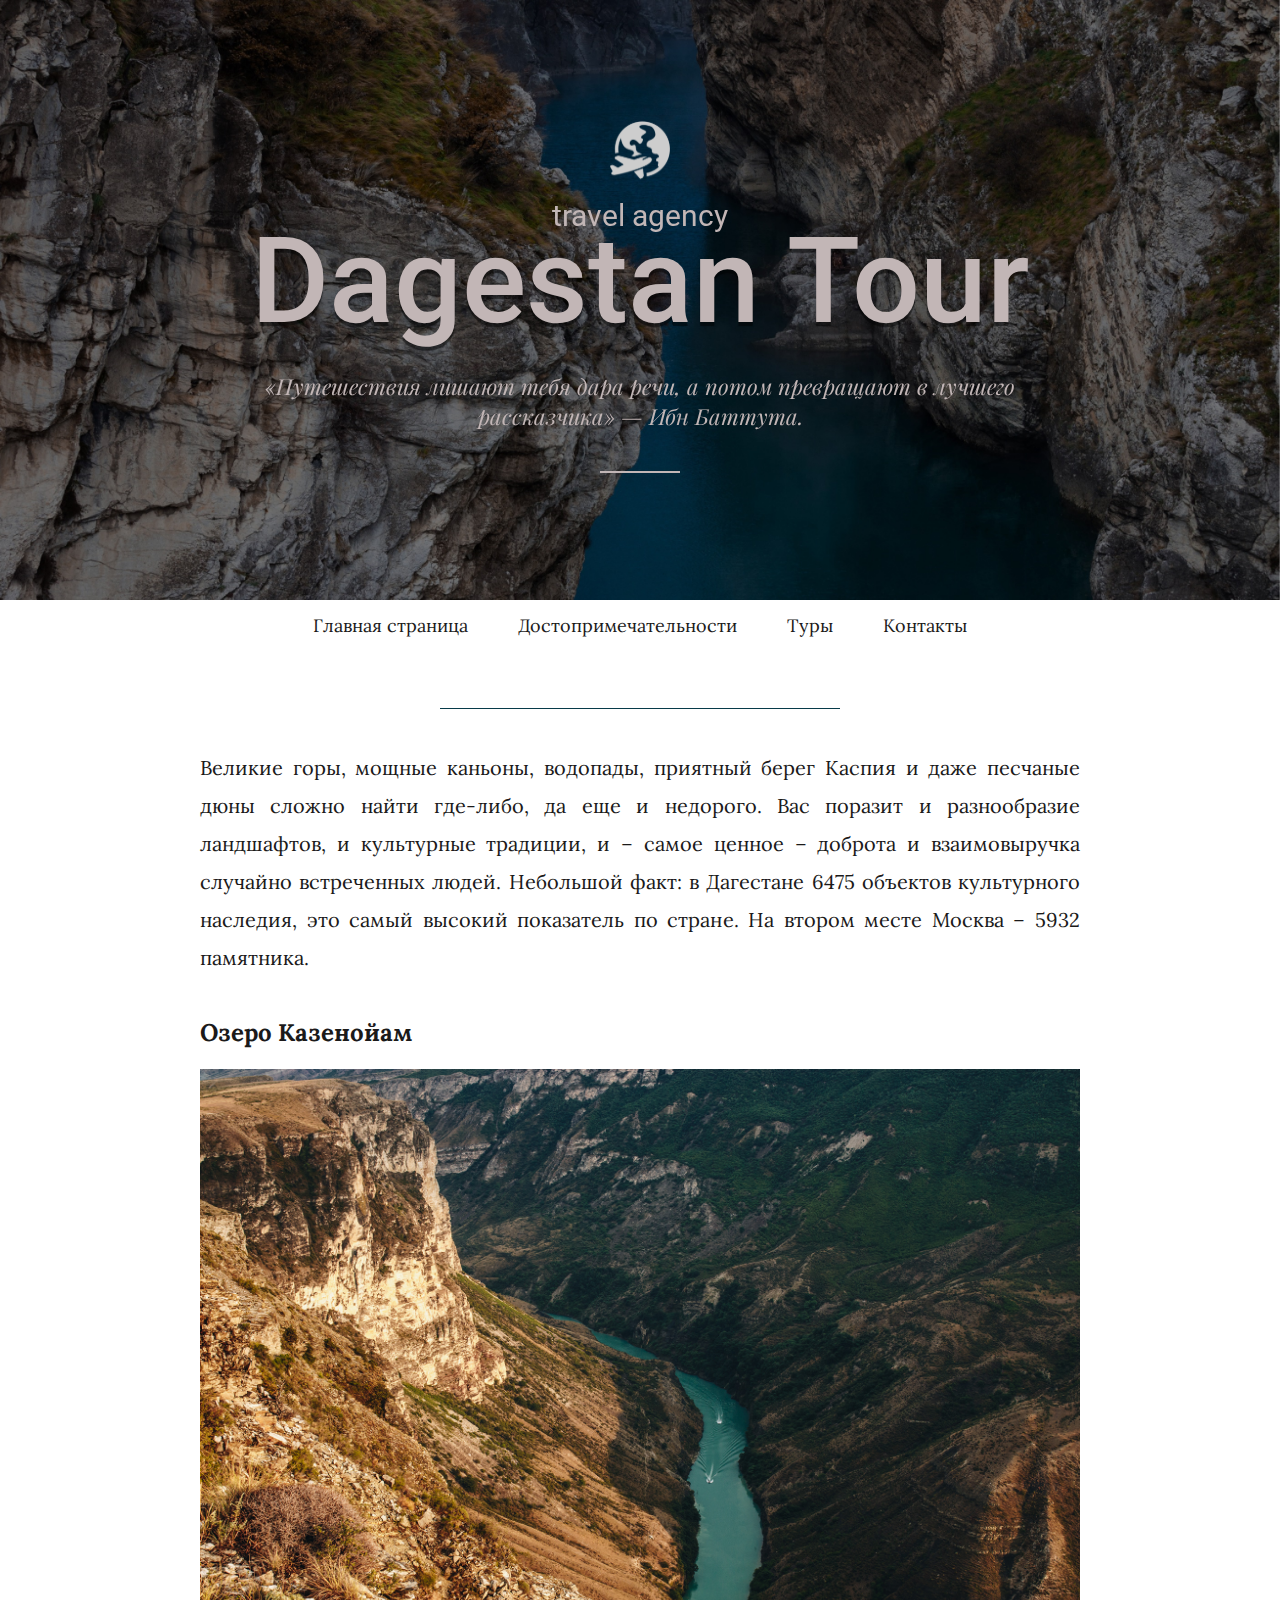
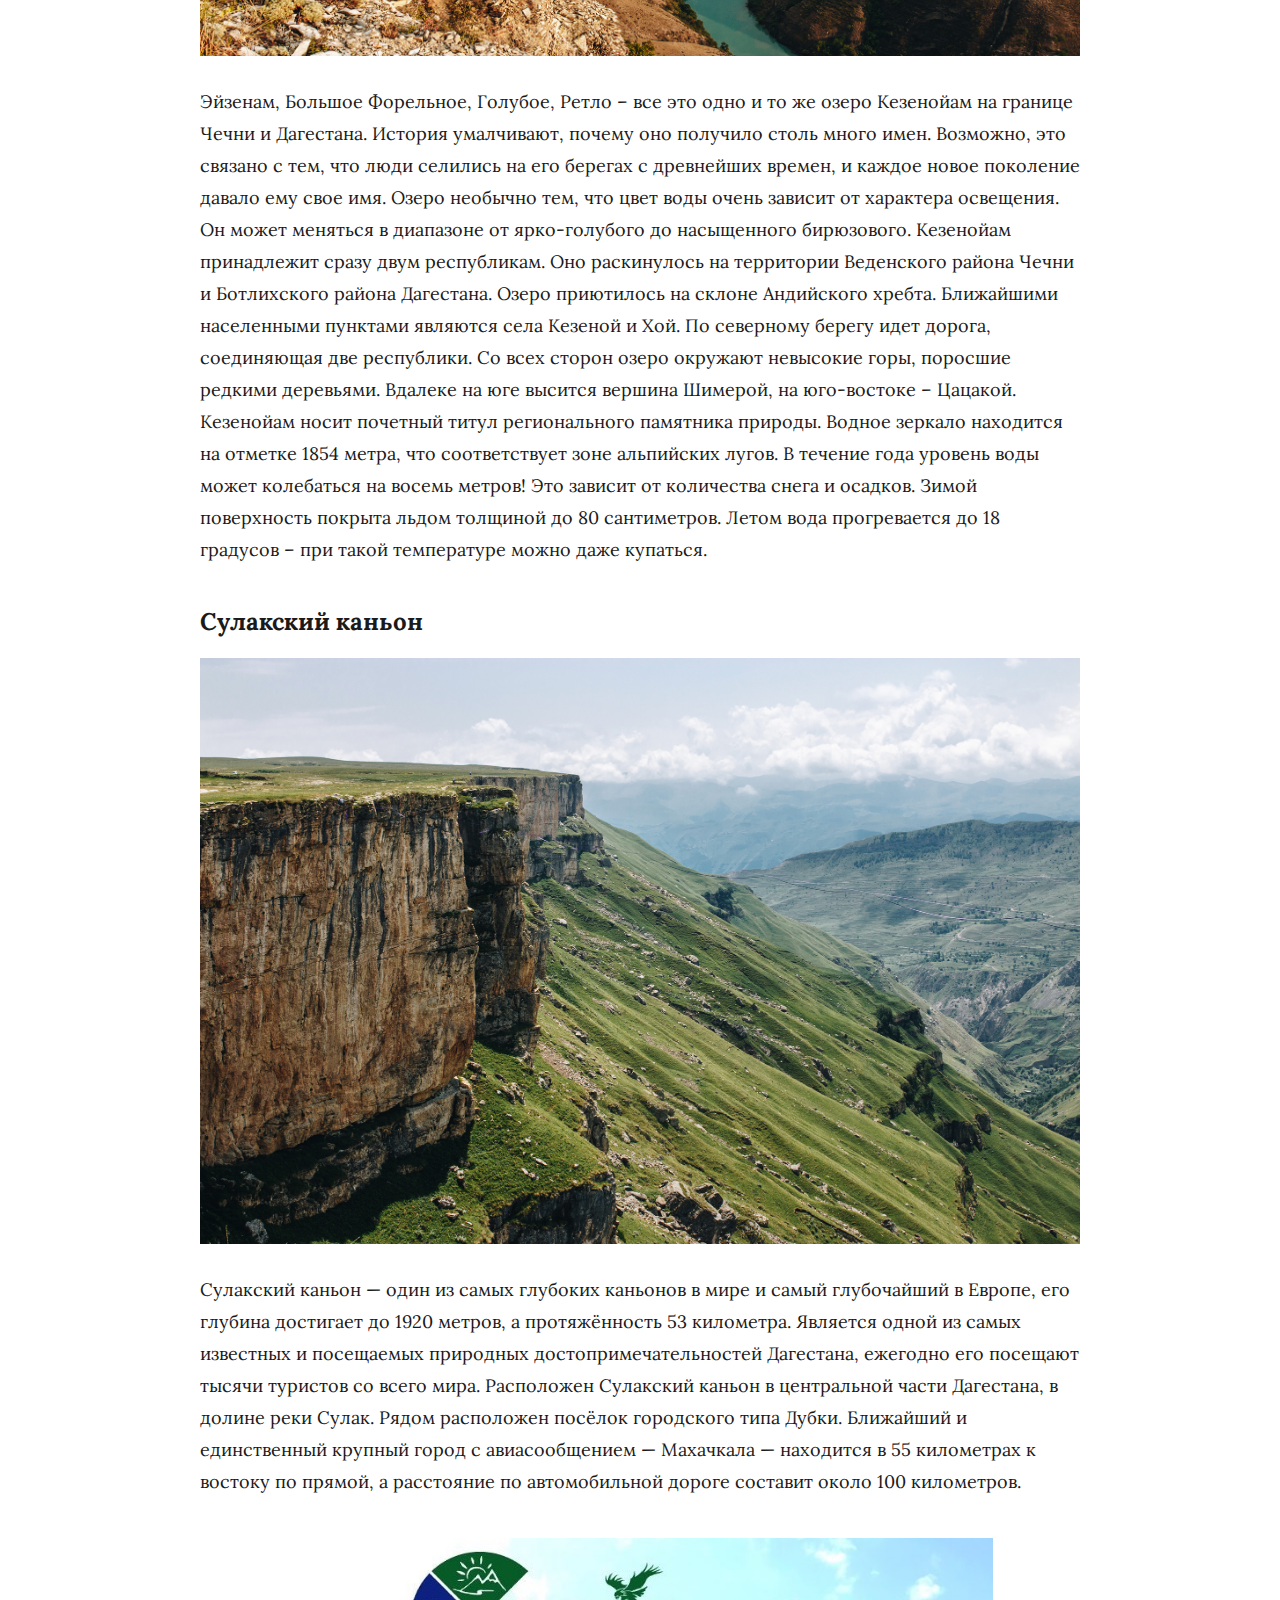
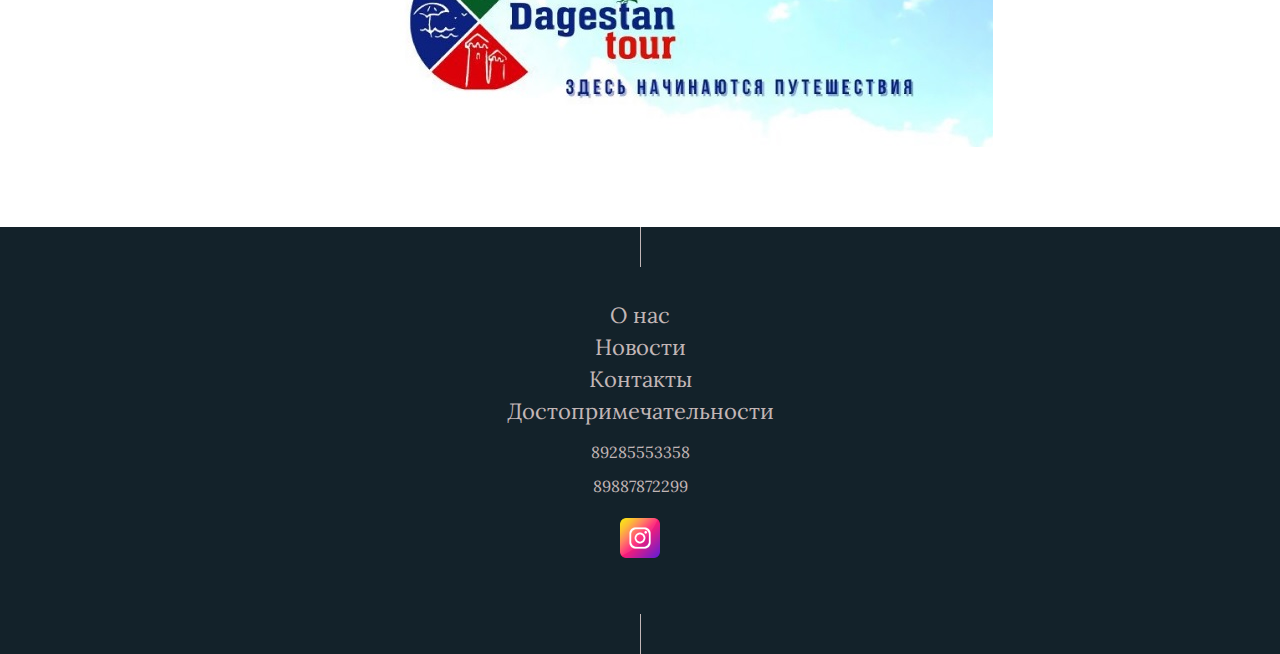
<file: index.html>
<!DOCTYPE html>
<html>

<head>
    <title>Dagestan Tour</title>
    <link rel="stylesheet" href="https://maxcdn.bootstrapcdn.com/bootstrap/4.0.0/css/bootstrap.min.css" integrity="sha384-Gn5384xqQ1aoWXA+058RXPxPg6fy4IWvTNh0E263XmFcJlSAwiGgFAW/dAiS6JXm" crossorigin="anonymous">
    <script src="https://code.jquery.com/jquery-3.2.1.slim.min.js" integrity="sha384-KJ3o2DKtIkvYIK3UENzmM7KCkRr/rE9/Qpg6aAZGJwFDMVNA/GpGFF93hXpG5KkN" crossorigin="anonymous"></script>
    <script src="https://cdnjs.cloudflare.com/ajax/libs/popper.js/1.12.9/umd/popper.min.js" integrity="sha384-ApNbgh9B+Y1QKtv3Rn7W3mgPxhU9K/ScQsAP7hUibX39j7fakFPskvXusvfa0b4Q" crossorigin="anonymous"></script>
    <script src="https://maxcdn.bootstrapcdn.com/bootstrap/4.0.0/js/bootstrap.min.js" integrity="sha384-JZR6Spejh4U02d8jOt6vLEHfe/JQGiRRSQQxSfFWpi1MquVdAyjUar5+76PVCmYl" crossorigin="anonymous"></script>
    <link rel="stylesheet" href="css/style.css">
</head>

<body>
    <header>
    <div id="carouselExampleSlidesOnly" class="carousel slide" data-ride="carousel">
        <div class="carousel-inner" style="position:relative;">
            <div class="carousel-item active" >
                <img class="d-block w-100" src="./header_image/places1.jpg" alt="Первый слайд" style="height: 600px;">
            </div>
            <div class="carousel-item">
                <img class="d-block w-100" src="./header_image/places2.jpg" alt="Второй слайд" style="height: 600px;">
            </div>
            <div class="carousel-item">
                <img class="d-block w-100" src="./header_image/places3.jpg" alt="Третий слайд" style="height: 600px;">
            </div>
        </div>

        <div class="header__container container">
            <div class="header__block">
                <div class="header__icon"><img src="img/icons/planet1.svg" alt="">
                </div>
                <div class="header__text">
                    <div class="header__subtitle">travel agency</div>
                    <div class="header__title">Dagestan Tour</div>
                    <div class="header__quote">«Путешествия лишают тебя дара речи, а потом превращают в лучшего рассказчика»
                        — Ибн Баттута.
                    </div>
                </div>
                <div class="header__line"></div>
            </div>
        </div>
    </div>
    <div class="navigation">
        <div class="navigation__container container">
            <ul class="navigation__list">
                <a href="index.html" class="nav-list__item">Главная страница </a>
                <a href="places.html" class="nav-list__item">Достопримечательности </a>
                <a href="tours.html" class="nav-list__item">Туры </a>
                <a href="contacts.html" class="nav-list__item">Контакты</a>
            </ul>
        </div>
    </div>
    </header>

    <div class="wrapper">
        <div class="infoblock">
            <div class="infoblock__container container">
                <div class="infoblock__maintext">Великие горы, мощные каньоны, водопады, приятный
                    берег Каспия и даже песчаные дюны сложно найти где-либо, да еще и недорого. Вас поразит и
                    разнообразие ландшафтов, и культурные традиции, и – самое ценное – доброта и взаимовыручка случайно
                    встреченных людей.
                    Небольшой факт: в Дагестане 6475 объектов культурного наследия, это самый высокий показатель по
                    стране. На втором месте Москва – 5932 памятника.
                </div>
            </div>
            <div class="infoblock__cards">
                <div class="container">
                    <div class="infoblock__cards-row">
                        <div class="infoblock__cards-column">
                            <div class="column__title">Озеро Казенойам</div>
                            <div class="column__image"><img src="img/info1.jpg" alt=""></div>
                            <div class="column__text">Эйзенам, Большое Форельное, Голубое, Ретло – все это одно и то же озеро Кезенойам на границе Чечни и Дагестана. История умалчивают, почему оно получило столь много имен. Возможно, это связано с тем, что люди селились на его берегах с древнейших времен, и каждое новое поколение давало ему свое имя. Озеро необычно тем, что цвет воды очень зависит от характера освещения. Он может меняться в диапазоне от ярко-голубого до насыщенного бирюзового. Кезенойам принадлежит сразу двум республикам. Оно раскинулось на территории Веденского района Чечни и Ботлихского района Дагестана. Озеро приютилось на склоне Андийского хребта. Ближайшими населенными пунктами являются села Кезеной и Хой. По северному берегу идет дорога, соединяющая две республики. Со всех сторон озеро окружают невысокие горы, поросшие редкими деревьями. Вдалеке на юге высится вершина Шимерой, на юго-востоке – Цацакой. Кезенойам носит почетный титул регионального памятника природы.

                                    Водное зеркало находится на отметке 1854 метра, что соответствует зоне альпийских лугов. В течение года уровень воды может колебаться на восемь метров! Это зависит от количества снега и осадков. Зимой поверхность покрыта льдом толщиной до 80 сантиметров. Летом вода прогревается до 18 градусов – при такой температуре можно даже купаться.
                                    
                            </div>
                        </div>
                        <div class="infoblock__cards-column">
                            <div class="column__title">Сулакский каньон</div>
                            <div class="column__image"><img src="img/info2.jpg" alt=""></div>
                            <div class="column__text">
                                     Сулакский каньон — один из самых глубоких каньонов в мире и самый глубочайший в Европе, его глубина достигает до 1920 метров, а протяжённость 53 километра.

                                    Является одной из самых известных и посещаемых природных достопримечательностей Дагестана, ежегодно его посещают тысячи туристов со всего мира.
                                    
                                    Расположен Сулакский каньон в центральной части Дагестана, в долине реки Сулак. Рядом расположен посёлок городского типа Дубки. Ближайший и единственный крупный город с авиасообщением — Махачкала — находится в 55 километрах к востоку по прямой, а расстояние по автомобильной дороге составит около 100 километров.</div>
                        </div>
                    </div>
                    <div class="infoblock__image"><img src="img/tur.jpg" alt=""></div>
                </div>  
            </div>
        </div>
    </div>


    <div class="footer">
    <div class="footer__container container">
        <ul class="footer__list">
            <li class="footer__list-item"><a href="index.html">О нас</a></li>
            <li class="footer__list-item"><a href="https://www.instagram.com/dagestan_tour/">Новости</a></li>
            <li class="footer__list-item"><a href="contacts.html">Контакты</a></li>
            <li class="footer__list-item"><a href="places.html">Достопримечательности</a></li>
        </ul>
        <div class="footer__numbers">
            <p>89285553358</p>
            <p>89887872299</p>
        </div>
        <ul class="footer__social">
            <a href="https://www.instagram.com/dagestan_tour/" target="_blank" class="footer__social__item"><img src="img/icons/2.png" alt=""></a>
        </ul>
    </div>
    </div>
</body>

</html>
</file>
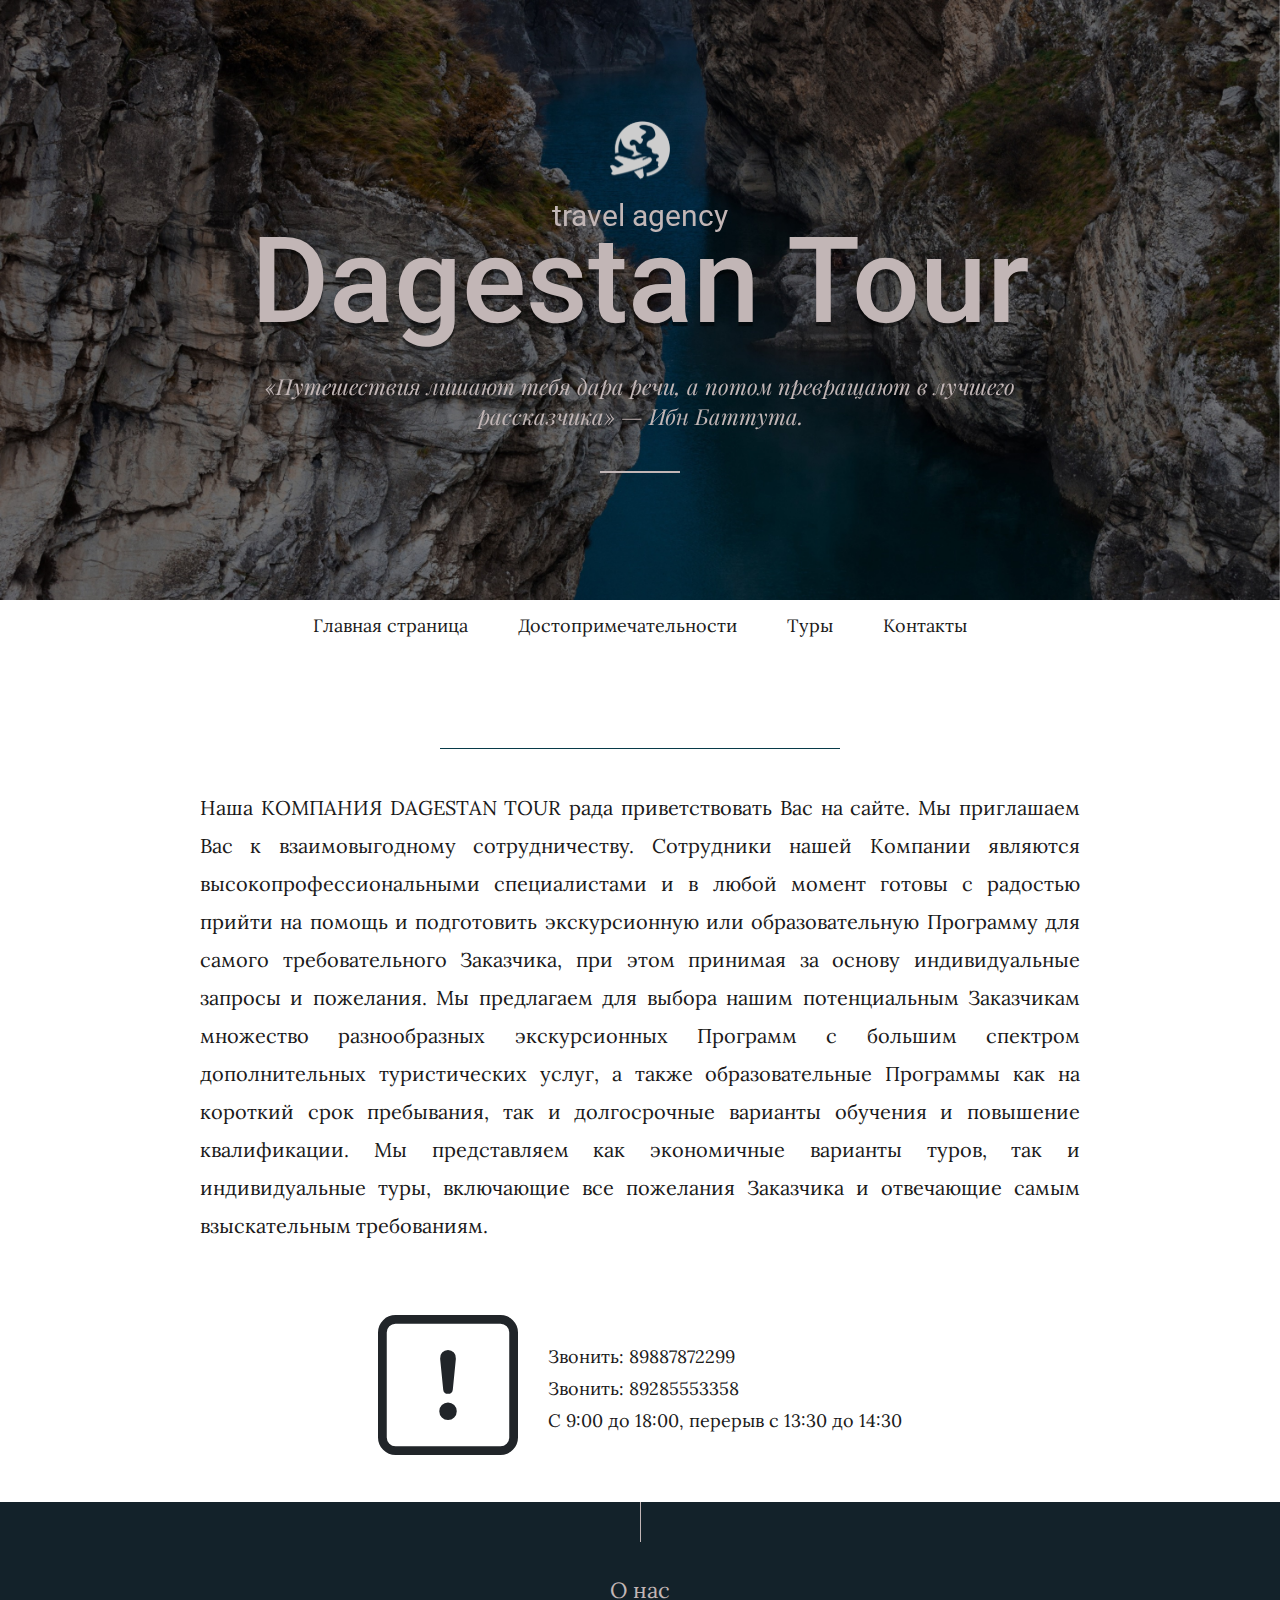
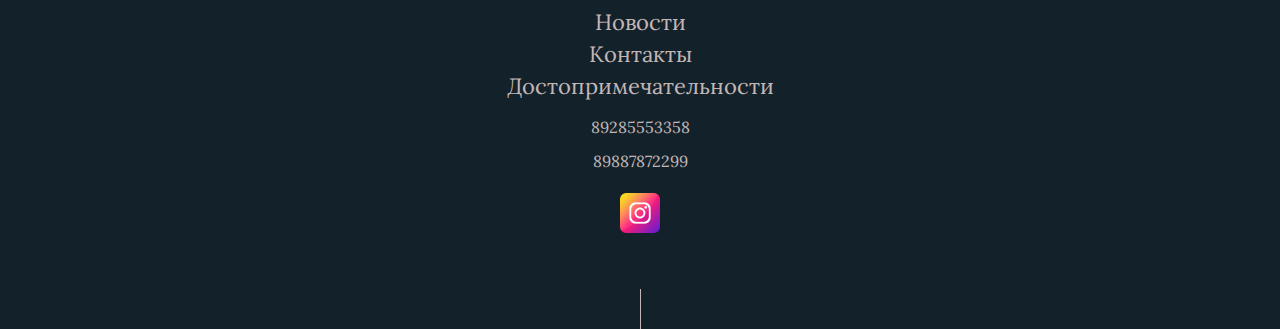
<file: contacts.html>
<!DOCTYPE html>
<html>

<head>
    <title>Dagestan Tour</title>
    <link rel="stylesheet" href="https://maxcdn.bootstrapcdn.com/bootstrap/4.0.0/css/bootstrap.min.css" integrity="sha384-Gn5384xqQ1aoWXA+058RXPxPg6fy4IWvTNh0E263XmFcJlSAwiGgFAW/dAiS6JXm" crossorigin="anonymous">
    <script src="https://code.jquery.com/jquery-3.2.1.slim.min.js" integrity="sha384-KJ3o2DKtIkvYIK3UENzmM7KCkRr/rE9/Qpg6aAZGJwFDMVNA/GpGFF93hXpG5KkN" crossorigin="anonymous"></script>
    <script src="https://cdnjs.cloudflare.com/ajax/libs/popper.js/1.12.9/umd/popper.min.js" integrity="sha384-ApNbgh9B+Y1QKtv3Rn7W3mgPxhU9K/ScQsAP7hUibX39j7fakFPskvXusvfa0b4Q" crossorigin="anonymous"></script>
    <script src="https://maxcdn.bootstrapcdn.com/bootstrap/4.0.0/js/bootstrap.min.js" integrity="sha384-JZR6Spejh4U02d8jOt6vLEHfe/JQGiRRSQQxSfFWpi1MquVdAyjUar5+76PVCmYl" crossorigin="anonymous"></script>
    <link rel="stylesheet" href="css/style.css">
</head>

<body>
    <header>
        <div id="carouselExampleSlidesOnly" class="carousel slide" data-ride="carousel">
            <div class="carousel-inner" style="position:relative;">
                <div class="carousel-item active" >
                    <img class="d-block w-100" src="./header_image/places1.jpg" alt="Первый слайд" style="height: 600px;">
                </div>
                <div class="carousel-item">
                    <img class="d-block w-100" src="./header_image/places2.jpg" alt="Второй слайд" style="height: 600px;">
                </div>
                <div class="carousel-item">
                    <img class="d-block w-100" src="./header_image/places3.jpg" alt="Третий слайд" style="height: 600px;">
                </div>
            </div>

            <div class="header__container container">
                <div class="header__block">
                    <div class="header__icon"><img src="img/icons/planet1.svg" alt="">
                    </div>
                    <div class="header__text">
                        <div class="header__subtitle">travel agency</div>
                        <div class="header__title">Dagestan Tour</div>
                        <div class="header__quote">«Путешествия лишают тебя дара речи, а потом превращают в лучшего рассказчика»
                            — Ибн Баттута.
                        </div>
                    </div>
                    <div class="header__line"></div>
                </div>
            </div>
        </div>
        <div class="navigation">
            <div class="navigation__container container">
                <ul class="navigation__list">
                    <a href="index.html" class="nav-list__item">Главная страница </a>
                    <a href="places.html" class="nav-list__item">Достопримечательности </a>
                    <a href="tours.html" class="nav-list__item">Туры </a>
                    <a href="contacts.html" class="nav-list__item">Контакты</a>
                </ul>
            </div>
        </div>
        </header>

    <div class="wrapper">
        <div class="contacts">
            <div class="contacts__container container">
                <div class="contacts__maintext">Наша КОМПАНИЯ DAGESTAN TOUR рада приветствовать Вас на сайте. Мы
                    приглашаем Вас к взаимовыгодному сотрудничеству.

                    Сотрудники нашей Компании являются высокопрофессиональными специалистами и в любой момент готовы с
                    радостью прийти на помощь и подготовить экскурсионную или образовательную Программу для самого
                    требовательного Заказчика, при этом принимая за основу индивидуальные запросы и пожелания. Мы
                    предлагаем для выбора нашим потенциальным Заказчикам множество разнообразных экскурсионных Программ
                    с большим спектром дополнительных туристических услуг, а также образовательные Программы как на
                    короткий срок пребывания, так и долгосрочные варианты обучения и повышение квалификации. Мы
                    представляем как экономичные варианты туров, так и индивидуальные туры, включающие все пожелания
                    Заказчика и отвечающие самым взыскательным требованиям.
                </div>
                <div class="contacts__info">
                    <div class="contacts__icon">
                        <svg xmlns="http://www.w3.org/2000/svg" width="140" height="140" fill="currentColor" class="bi bi-exclamation-square" viewBox="0 0 16 16">
                            <path d="M14 1a1 1 0 0 1 1 1v12a1 1 0 0 1-1 1H2a1 1 0 0 1-1-1V2a1 1 0 0 1 1-1h12zM2 0a2 2 0 0 0-2 2v12a2 2 0 0 0 2 2h12a2 2 0 0 0 2-2V2a2 2 0 0 0-2-2H2z"/>
                            <path d="M7.002 11a1 1 0 1 1 2 0 1 1 0 0 1-2 0zM7.1 4.995a.905.905 0 1 1 1.8 0l-.35 3.507a.552.552 0 0 1-1.1 0L7.1 4.995z"/>
                      </svg>
                    </div>
                    <div class="contacts__text">
                        <div class="contacts__numbers">Звонить: 89887872299</div>
                        <div class="contacts__numbers">Звонить: 89285553358</div>
                        <div class="contacts__date">С 9:00 до 18:00, перерыв с 13:30 до 14:30</div>
                    </div>
                </div>
            </div>
        </div>
    </div>

    <div class="footer">
    <div class="footer__container container">
        <ul class="footer__list">
            <li class="footer__list-item"><a href="index.html" >О нас</a></li>
            <li class="footer__list-item"><a href="https://www.instagram.com/dagestan_tour/" >Новости</a></li>
            <li class="footer__list-item"><a href="contacts.html" >Контакты</a></li>
            <li class="footer__list-item"><a href="places.html" >Достопримечательности</a></li>
        </ul>
        <div class="footer__numbers">
            <p>89285553358</p>
            <p>89887872299</p>
        </div>
        <ul class="footer__social">
            <a href="https://www.instagram.com/dagestan_tour/" target="_blank" class="footer__social__item"><img src="img/icons/2.png" alt=""></a>
        </ul>
    </div>
    </div>
</body>
</html>
</file>
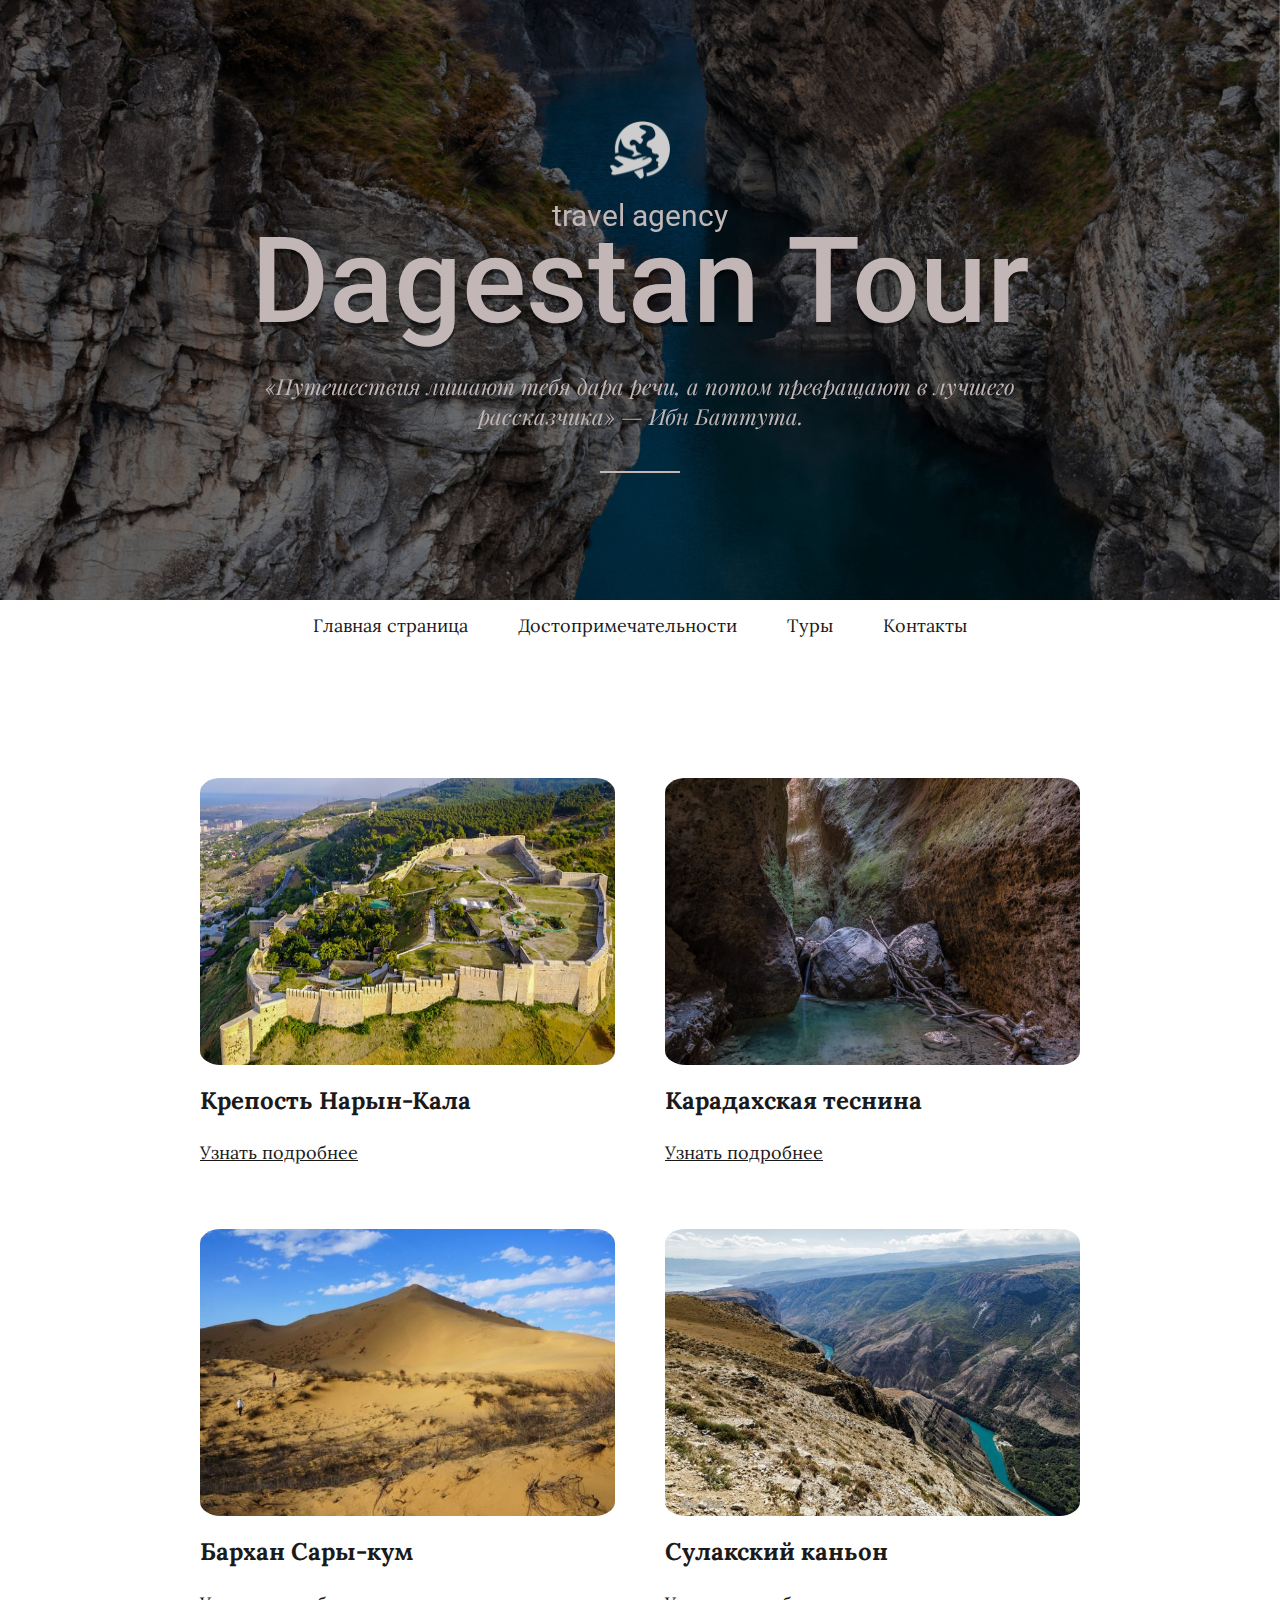
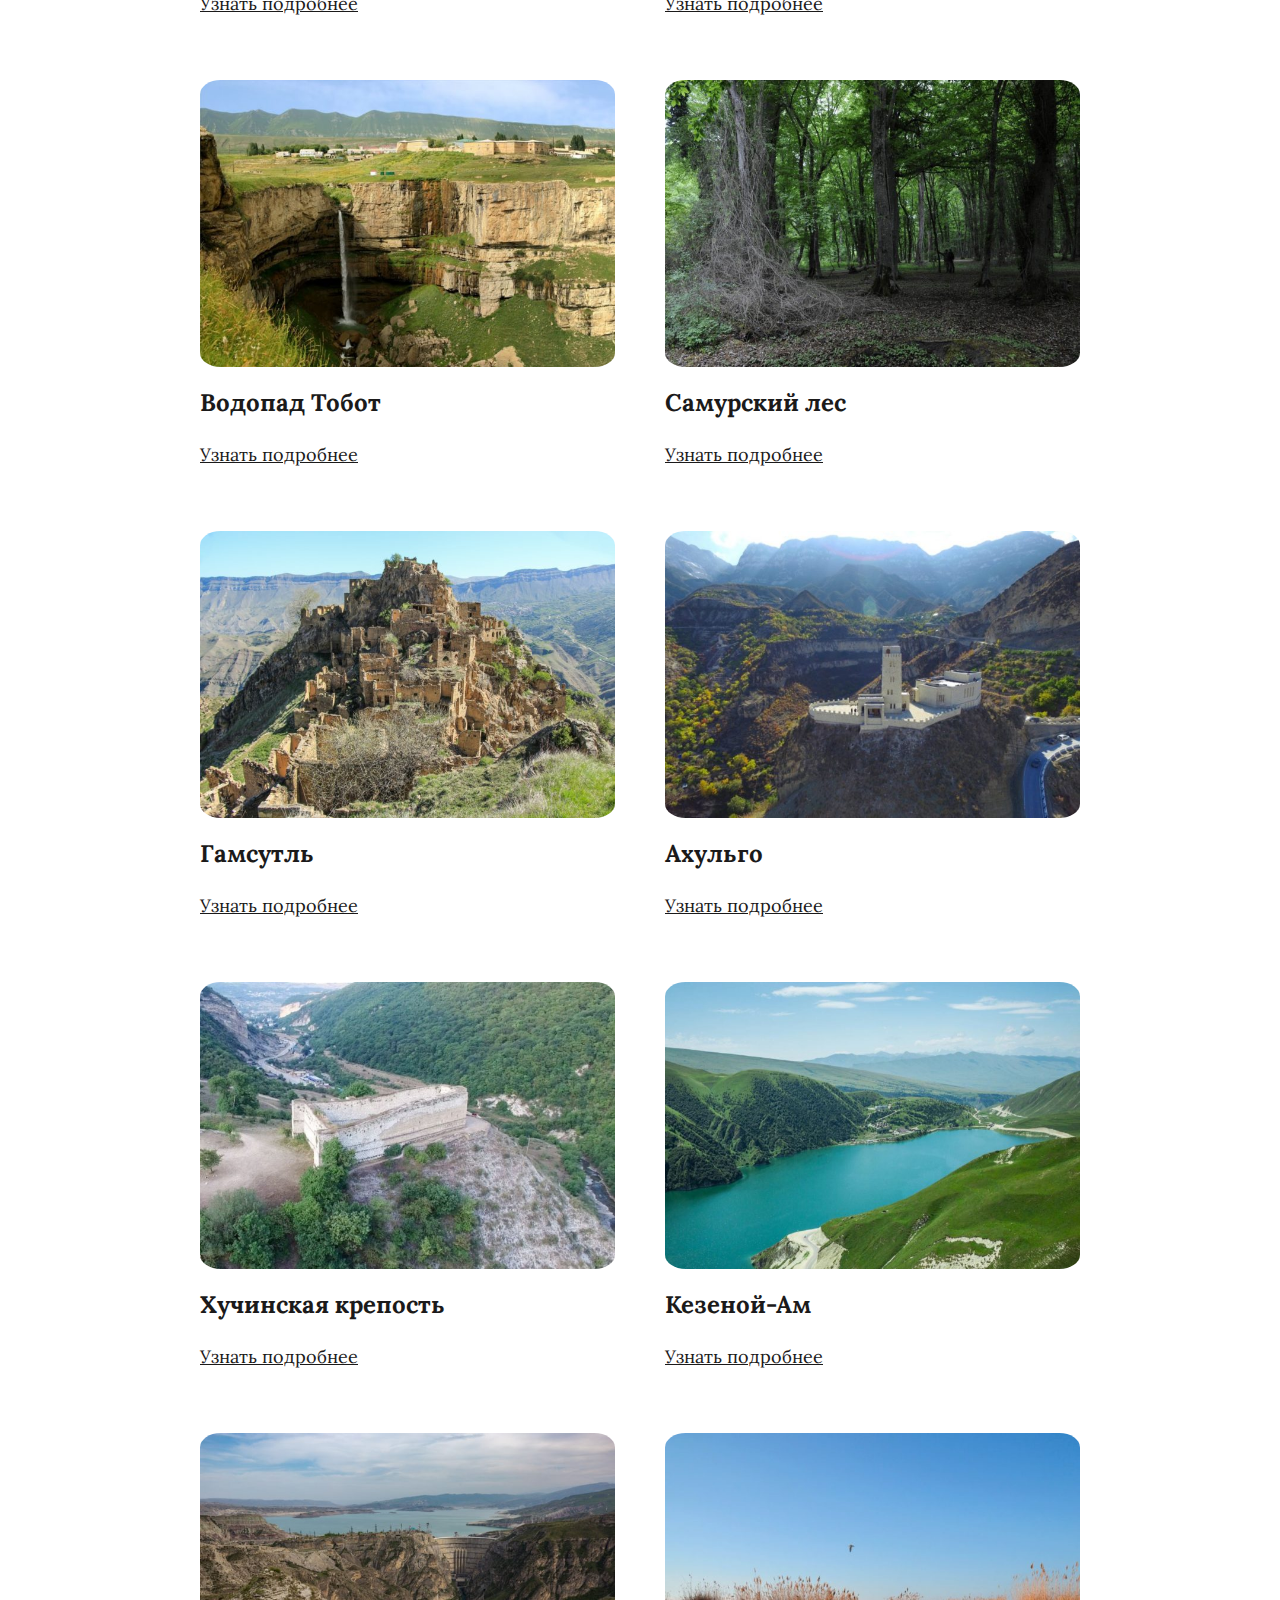
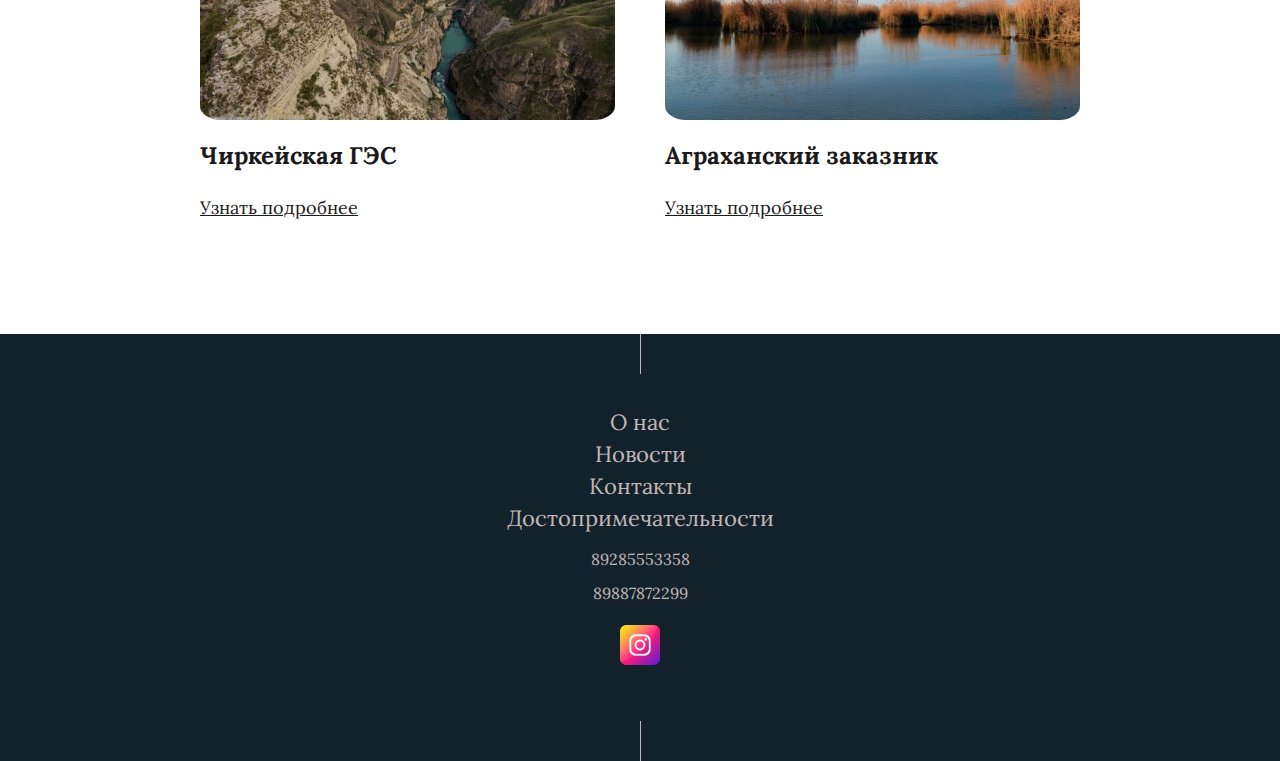
<file: places.html>
<!DOCTYPE html>
<html>

<head>
    <title>Dagestan Tour</title>
    <link rel="stylesheet" href="https://maxcdn.bootstrapcdn.com/bootstrap/4.0.0/css/bootstrap.min.css" integrity="sha384-Gn5384xqQ1aoWXA+058RXPxPg6fy4IWvTNh0E263XmFcJlSAwiGgFAW/dAiS6JXm" crossorigin="anonymous">
    <script src="https://code.jquery.com/jquery-3.2.1.slim.min.js" integrity="sha384-KJ3o2DKtIkvYIK3UENzmM7KCkRr/rE9/Qpg6aAZGJwFDMVNA/GpGFF93hXpG5KkN" crossorigin="anonymous"></script>
    <script src="https://cdnjs.cloudflare.com/ajax/libs/popper.js/1.12.9/umd/popper.min.js" integrity="sha384-ApNbgh9B+Y1QKtv3Rn7W3mgPxhU9K/ScQsAP7hUibX39j7fakFPskvXusvfa0b4Q" crossorigin="anonymous"></script>
    <script src="https://maxcdn.bootstrapcdn.com/bootstrap/4.0.0/js/bootstrap.min.js" integrity="sha384-JZR6Spejh4U02d8jOt6vLEHfe/JQGiRRSQQxSfFWpi1MquVdAyjUar5+76PVCmYl" crossorigin="anonymous"></script>
    <link rel="stylesheet" href="css/style.css">
</head>

<body>
    <header>
        <div id="carouselExampleSlidesOnly" class="carousel slide" data-ride="carousel">
            <div class="carousel-inner" style="position:relative;">
                <div class="carousel-item active" >
                    <img class="d-block w-100" src="./header_image/places1.jpg" alt="Первый слайд" style="height: 600px;">
                </div>
                <div class="carousel-item">
                    <img class="d-block w-100" src="./header_image/places2.jpg" alt="Второй слайд" style="height: 600px;">
                </div>
                <div class="carousel-item">
                    <img class="d-block w-100" src="./header_image/places3.jpg" alt="Третий слайд" style="height: 600px;">
                </div>
            </div>
    
            <div class="header__container container">
                <div class="header__block">
                    <div class="header__icon"><img src="img/icons/planet1.svg" alt="">
                    </div>
                    <div class="header__text">
                        <div class="header__subtitle">travel agency</div>
                        <div class="header__title">Dagestan Tour</div>
                        <div class="header__quote">«Путешествия лишают тебя дара речи, а потом превращают в лучшего рассказчика»
                            — Ибн Баттута.
                        </div>
                    </div>
                    <div class="header__line"></div>
                </div>
            </div>
        </div>
        <div class="navigation">
            <div class="navigation__container container">
                <ul class="navigation__list">
                    <a href="index.html" class="nav-list__item">Главная страница </a>
                    <a href="places.html" class="nav-list__item">Достопримечательности </a>
                    <a href="tours.html" class="nav-list__item">Туры </a>
                    <a href="contacts.html" class="nav-list__item">Контакты</a>
                </ul>
            </div>
        </div>
        </header>

    <div class="wrapper">
        <div class="places">
            <div class="places__container container">
                <div class="places__row">
                    <div class="places__column">
                        <div class="places__image"><img src="img/places1.jpg" alt=""></div>
                        <div class="places__title">Крепость Нарын-Кала</div>
                        <a href="https://ru.wikipedia.org/wiki/Нарын-кала" target="_blank" class="places__link">Узнать подробнее</a>  
                    </div>
                    <div class="places__column">
                        <div class="places__image"><img src="img/places2.jpg" alt=""></div>
                        <div class="places__title">Карадахская теснина</div>
                        <a href="https://ru.wikipedia.org/wiki/Карадахская_теснина" target="_blank" class="places__link">Узнать подробнее</a>  
                    </div>
                    <div class="places__column">
                        <div class="places__image"><img src="img/places3.jpg" alt=""></div>
                        <div class="places__title">Бархан Сары-кум</div>
                        <a href="https://ru.wikipedia.org/wiki/Сарыкум" target="_blank" class="places__link">Узнать подробнее</a>  
                    </div>
                    <div class="places__column">
                        <div class="places__image"><img src="img/places4.jpg" alt=""></div>
                        <div class="places__title">Сулакский каньон</div>
                        <a href="https://ru.wikipedia.org/wiki/Сулакский_каньон" target="_blank" class="places__link">Узнать подробнее</a>  
                    </div>
                    <div class="places__column">
                        <div class="places__image"><img src="img/places5.jpg" alt=""></div>
                        <div class="places__title">Водопад Тобот</div>
                        <a href="https://ru.wikipedia.org/wiki/Тобот_(водопад)" target="_blank" class="places__link">Узнать подробнее</a>  
                    </div>
                    <div class="places__column">
                        <div class="places__image"><img src="img/places6.jpg" alt=""></div>
                        <div class="places__title">Самурский лес</div>
                        <a href="https://ru.wikipedia.org/wiki/Самурский_лес#:~:text=Самурский%20лес%20(лезг.%20Самурдин%20там),Россия%20и%20северная%20часть%20Азербайджана" target="_blank" class="places__link">Узнать подробнее</a>  
                    </div>
                    <div class="places__column">
                        <div class="places__image"><img src="img/places7.jpg" alt=""></div>
                        <div class="places__title">Гамсутль</div>
                        <a href="https://ru.wikipedia.org/wiki/Гамсутль" target="_blank" class="places__link">Узнать подробнее</a>  
                    </div>
                    <div class="places__column">
                        <div class="places__image"><img src="img/places8.jpg" alt=""></div>
                        <div class="places__title">Ахульго</div>
                        <a href="https://ru.wikipedia.org/wiki/Ахульго" target="_blank" class="places__link">Узнать подробнее</a>  
                    </div>
                    <div class="places__column">
                        <div class="places__image"><img src="img/places9.jpg" alt=""></div>
                        <div class="places__title">Хучинская крепость</div>
                        <a href="https://ru.wikipedia.org/wiki/Хучнинская_крепость" target="_blank" class="places__link">Узнать подробнее</a>  
                    </div>
                    <div class="places__column">
                        <div class="places__image"><img src="img/places10.jpg" alt=""></div>
                        <div class="places__title">Кезеной-Ам</div>
                        <a href="https://ru.wikipedia.org/wiki/Кезенойам" target="_blank" class="places__link">Узнать подробнее</a>  
                    </div>
                    <div class="places__column">
                        <div class="places__image"><img src="img/places11.jpg" alt=""></div>
                        <div class="places__title">Чиркейская ГЭС</div>
                        <a href="https://ru.wikipedia.org/wiki/Чиркейская_ГЭС" target="_blank" class="places__link">Узнать подробнее</a>  
                    </div>
                    <div class="places__column">
                        <div class="places__image"><img src="img/places12.jpg" alt=""></div>
                        <div class="places__title">Аграханский заказник</div>
                        <a href="https://ru.wikipedia.org/wiki/Аграханский_заказник" target="_blank" class="places__link">Узнать подробнее</a>  
                    </div>
                </div>
            </div>
        </div>
    </div>

    <div class="footer">
    <div class="footer__container container">
        <ul class="footer__list">
            <li class="footer__list-item"><a href="index.html" >О нас</a></li>
            <li class="footer__list-item"><a href="https://www.instagram.com/dagestan_tour/" >Новости</a></li>
            <li class="footer__list-item"><a href="contacts.html" >Контакты</a></li>
            <li class="footer__list-item"><a href="places.html" >Достопримечательности</a></li>
        </ul>
        <div class="footer__numbers">
            <p>89285553358</p>
            <p>89887872299</p>
        </div>
        <ul class="footer__social">
            <a href="https://www.instagram.com/dagestan_tour/" target="_blank" class="footer__social__item"><img src="img/icons/2.png" alt=""></a>
        </ul>
    </div>
    </div>
</body>
</html>
</file>
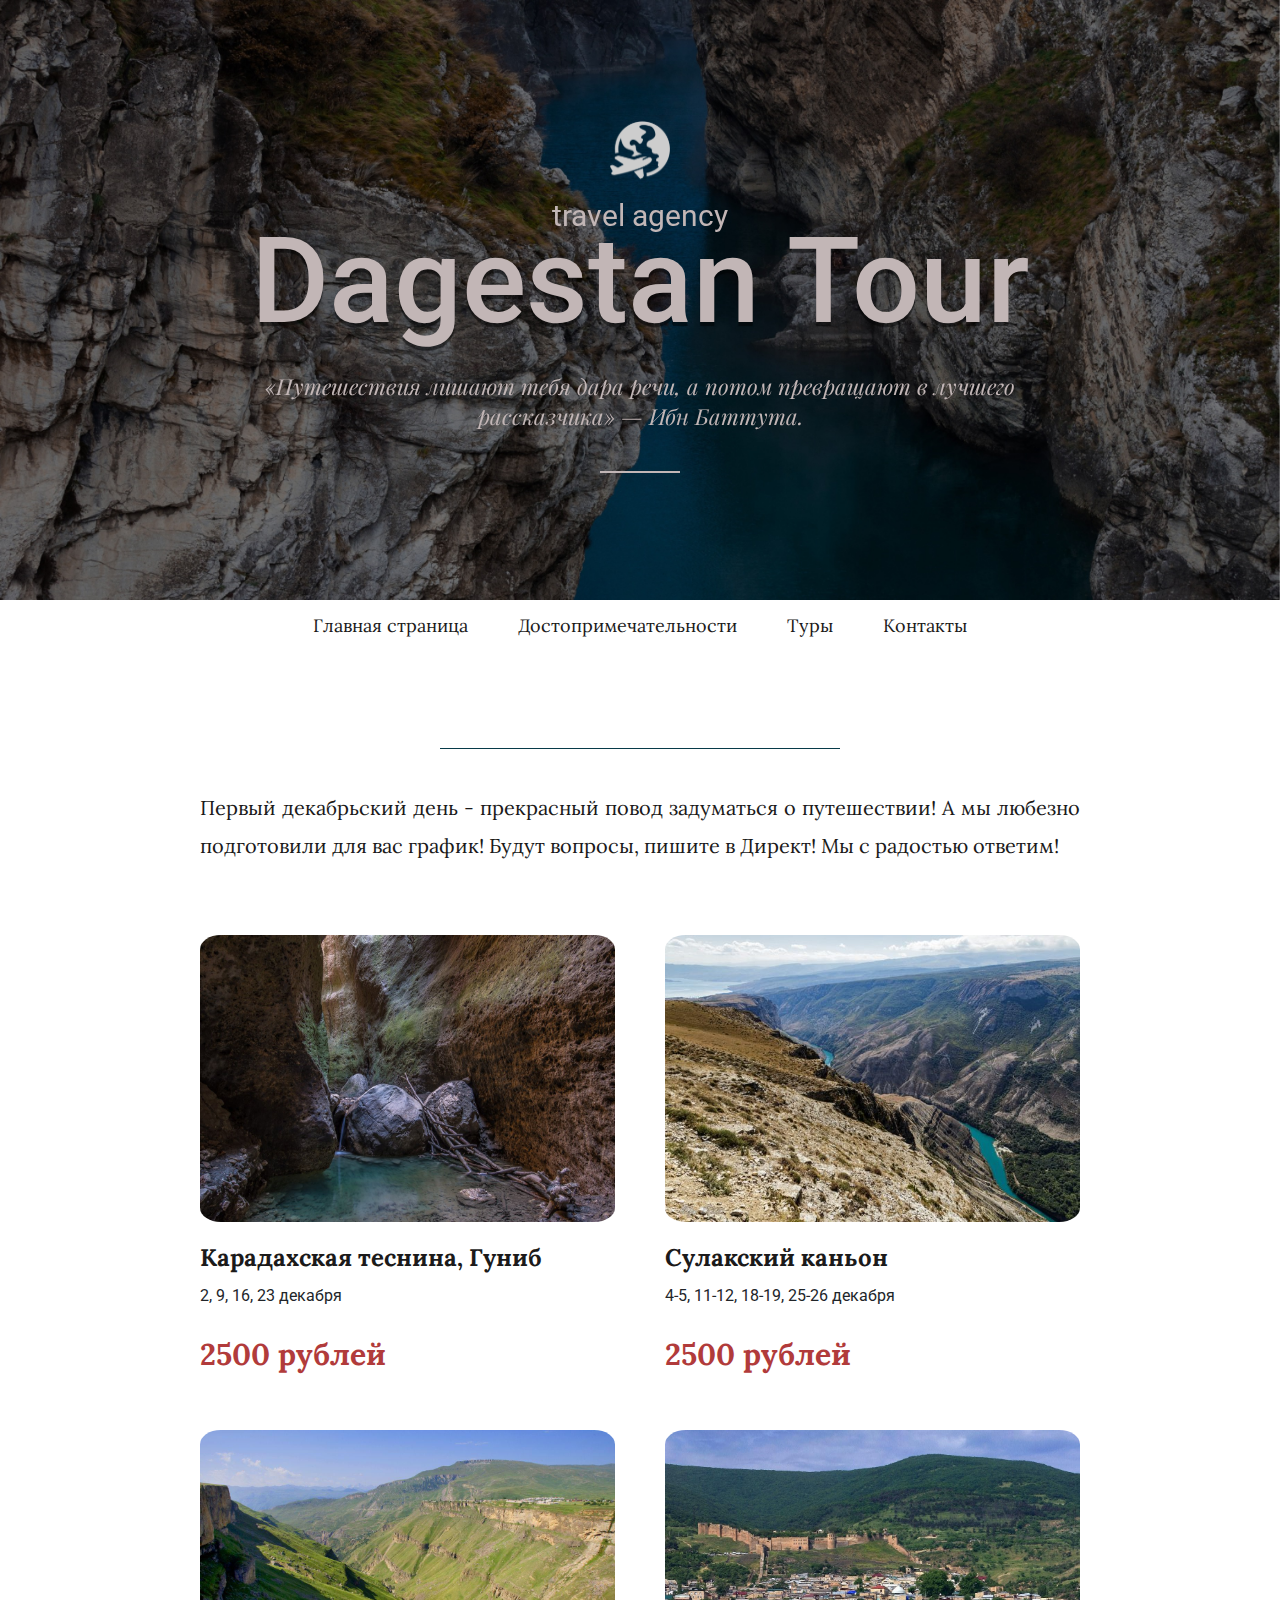
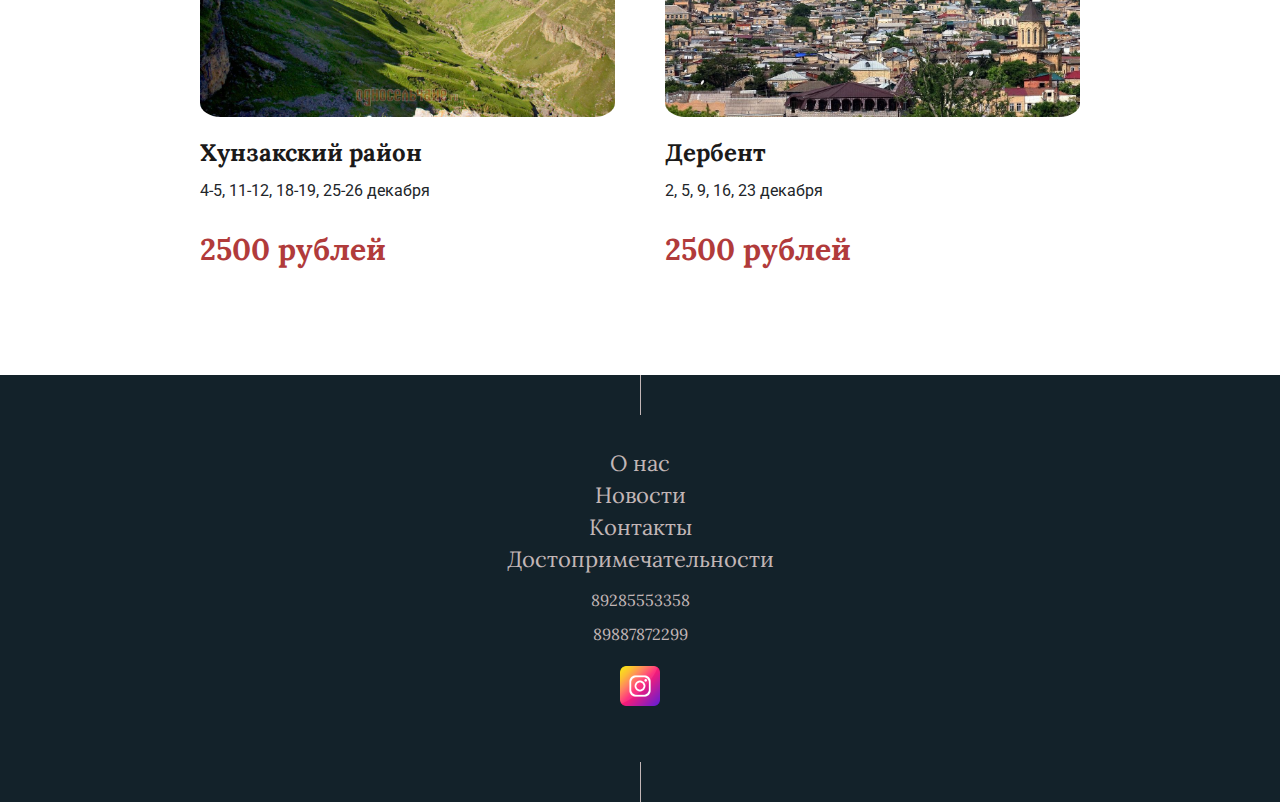
<file: tours.html>
<!DOCTYPE html>
<html>

<head>
    <title>Dagestan Tour</title>
    <link rel="stylesheet" href="https://maxcdn.bootstrapcdn.com/bootstrap/4.0.0/css/bootstrap.min.css" integrity="sha384-Gn5384xqQ1aoWXA+058RXPxPg6fy4IWvTNh0E263XmFcJlSAwiGgFAW/dAiS6JXm" crossorigin="anonymous">
    <script src="https://code.jquery.com/jquery-3.2.1.slim.min.js" integrity="sha384-KJ3o2DKtIkvYIK3UENzmM7KCkRr/rE9/Qpg6aAZGJwFDMVNA/GpGFF93hXpG5KkN" crossorigin="anonymous"></script>
    <script src="https://cdnjs.cloudflare.com/ajax/libs/popper.js/1.12.9/umd/popper.min.js" integrity="sha384-ApNbgh9B+Y1QKtv3Rn7W3mgPxhU9K/ScQsAP7hUibX39j7fakFPskvXusvfa0b4Q" crossorigin="anonymous"></script>
    <script src="https://maxcdn.bootstrapcdn.com/bootstrap/4.0.0/js/bootstrap.min.js" integrity="sha384-JZR6Spejh4U02d8jOt6vLEHfe/JQGiRRSQQxSfFWpi1MquVdAyjUar5+76PVCmYl" crossorigin="anonymous"></script>
    <link rel="stylesheet" href="css/style.css">
</head>

<body>
    <header>
        <div id="carouselExampleSlidesOnly" class="carousel slide" data-ride="carousel">
            <div class="carousel-inner" style="position:relative;">
                <div class="carousel-item active" >
                    <img class="d-block w-100" src="./header_image/places1.jpg" alt="Первый слайд" style="height: 600px;">
                </div>
                <div class="carousel-item">
                    <img class="d-block w-100" src="./header_image/places2.jpg" alt="Второй слайд" style="height: 600px;">
                </div>
                <div class="carousel-item">
                    <img class="d-block w-100" src="./header_image/places3.jpg" alt="Третий слайд" style="height: 600px;">
                </div>
            </div>
    
            <div class="header__container container">
                <div class="header__block">
                    <div class="header__icon"><img src="img/icons/planet1.svg" alt="">
                    </div>
                    <div class="header__text">
                        <div class="header__subtitle">travel agency</div>
                        <div class="header__title">Dagestan Tour</div>
                        <div class="header__quote">«Путешествия лишают тебя дара речи, а потом превращают в лучшего рассказчика»
                            — Ибн Баттута.
                        </div>
                    </div>
                    <div class="header__line"></div>
                </div>
            </div>
        </div>
        <div class="navigation">
            <div class="navigation__container container">
                <ul class="navigation__list">
                    <a href="index.html" class="nav-list__item">Главная страница </a>
                    <a href="places.html" class="nav-list__item">Достопримечательности </a>
                    <a href="tours.html" class="nav-list__item">Туры </a>
                    <a href="contacts.html" class="nav-list__item">Контакты</a>
                </ul>
            </div>
        </div>
        </header>

    <div class="wrapper">
        <div class="tours">
            <div class="tours__container container">
                <div class="tours__text">Первый декабрьский день - прекрасный повод задуматься о путешествии! А мы
                    любезно подготовили для вас график! Будут вопросы, пишите в Директ! Мы с радостью ответим!</div>
                <div class="tours__row">
                    <div class="tours__column">
                        <div class="tours__image"><img src="img/turs1.jpg" alt=""></div>
                        <div class="tours__title">Карадахская теснина, Гуниб</div>
                        <div class="tours__data">2, 9, 16, 23 декабря</div>
                        <div class="price">
                            <div class="tours__price">2500 рублей</div>
                        </div>
                    </div>

                    <div class="tours__column">
                        <div class="tours__image"><img src="img/turs2.jpg" alt=""></div>
                        <div class="tours__title">Сулакский каньон</div>
                        <div class="tours__data">4-5, 11-12, 18-19, 25-26 декабря</div>
                        <div class="price">
                            <div class="tours__price">2500 рублей</div>
                        </div>
                    </div>


                    <div class="tours__column">
                        <div class="tours__image"><img src="img/turs3.jpg" alt=""></div>
                        <div class="tours__title">Хунзакский район</div>
                        <div class="tours__data">4-5, 11-12, 18-19, 25-26 декабря</div>
                        <div class="price">
                            <div class="tours__price">2500 рублей</div>
                        </div>
                    </div>

                    <div class="tours__column">
                        <div class="tours__image"><img src="img/turs4.jpg" alt=""></div>
                        <div class="tours__title">Дербент</div>
                        <div class="tours__data">2, 5, 9, 16, 23 декабря</div>
                        <div class="price">
                            <div class="tours__price">2500 рублей</div>
                        </div>
                    </div>
                </div>
            </div>
        </div>
    </div>

    <div class="footer">
    <div class="footer__container container">
        <ul class="footer__list">
            <li class="footer__list-item"><a href="index.html" >О нас</a></li>
            <li class="footer__list-item"><a href="https://www.instagram.com/dagestan_tour/" >Новости</a></li>
            <li class="footer__list-item"><a href="contacts.html" >Контакты</a></li>
            <li class="footer__list-item"><a href="places.html" >Достопримечательности</a></li>
        </ul>
        <div class="footer__numbers">
            <p>89285553358</p>
            <p>89887872299</p>
        </div>
        <ul class="footer__social">
            <a href="https://www.instagram.com/dagestan_tour/" target="_blank" class="footer__social__item"><img src="img/icons/2.png" alt=""></a>
        </ul>
    </div>
    </div>
</body>

</html>
</file>
<file: css/style.css>
@import url("https://fonts.googleapis.com/css2?family=Playfair+Display:ital,wght@0,400;0,500;0,800;1,400;1,500&display=swap");
@import url("https://fonts.googleapis.com/css2?family=Roboto:wght@100;300;400;500;700;900&display=swap");
@import url("https://fonts.googleapis.com/css2?family=Lora:wght@400;500;700&display=swap");
/*  Общие стили */
* {
  padding: 0;
  margin: 0;
  border: 0;
  box-sizing: border-box;
}
a {
  text-decoration: none;
}
a:hover {
  text-decoration: none;
}
ul {
  list-style: none;
}
.wrapper {
  min-height: 100%;
  display: flex;
  flex-direction: column;
}
.container {
  max-width: 910px;
  margin: 0 auto;
}
/*  Стили шапки */

.header__container {
  position: absolute;
  top: 20%;
	bottom: 0;
	left: 0;
	right: 0;
	margin: auto;
}
.header__block {
  text-align: center;
}
.header__icon {
  margin: 0 0 20px 0;
}
.header__text {
  color: #C2B6B6;
}
.header__subtitle {
  font-size: 30px;
  line-height: 30px;
}
.header__title {
  font-style: normal;
  font-weight: 500;
  font-size: 120px;
  line-height: 100px;
  text-shadow: 0px 4px 1px rgba(0, 0, 0, 0.5);
  margin: 0px 0px 40px 0;
}
.header__quote {
  font-family: Playfair Display;
  font-weight: 300;
  font-size: 22px;
  line-height: 30px;
  font-style: italic;
}
.header__quote:after {
  content: "";
  display: block;
  margin: 40px auto;
  width: 80px;
  height: 2px;
  background: #C2B6B6;
}
.navigation {
  padding: 10px;
}
.navigation__list {
  display: flex;
  align-items: center;
  justify-content: center;
}
.nav-list__item {
  margin: 0px 50px 0px 0px;
  font-family: Lora;
  font-size: 18px;
  line-height: 32px;
  color: #1b1a1a;
  position: relative;
}
.nav-list__item:last-child {
  margin: 0;
}
.nav-list__item:after {
  content: "";
  position: absolute;
  left: 50%;
  width: 0;
  height: 1px;
  background-color: #073a49;
  bottom: 0;
  transition: all 0.3s ease 0s;
}
.nav-list__item:hover {
  color: #073a49;
}
.nav-list__item:hover:after {
  left: 0;
  width: 100%;
}
/*  Стили подвала */
.footer {
  background-color: #001019ec;
  padding: 80px 0px;
  position: relative;
}
.footer:before {
  content: '';
  position: absolute;
  display: block;
  width: 1px;
  height: 40px;
  background-color: #C2B6B6;
  left: 50%;
  top: 0;
}
.footer:after {
  content: '';
  position: absolute;
  display: block;
  width: 1px;
  height: 40px;
  background-color: #C2B6B6;
  left: 50%;
  bottom: 0;
}
.footer__list {
  text-align: center;
  position: relative;
}
.footer__list-item {
  margin: 0px 0px 15px 0px;
  font-family: Lora;
  font-size: 22px;
  line-height: 17px;
  position: relative;
  color: #C2B6B6;
}
.footer__list-item a {
  color: #C2B6B6;
}
.footer__list-item:last-child {
  margin: 0 0 20px 0;
}
.footer__list-item:after {
  content: "";
  position: absolute;
  left: 50%;
  width: 0;
  height: 1px;
  color: #C2B6B6;
  bottom: 0;
  -webkit-transition: all 0.3s ease 0s;
  -o-transition: all 0.3s ease 0s;
  transition: all 0.3s ease 0s;
}
.footer__list-item:hover {
  color: #C2B6B6;
}
.footer__list-item:hover:after {
  left: 0;
  width: 100%;
}
.footer__social {
  display: -webkit-box;
  display: -ms-flexbox;
  display: flex;
  align-items: center;
  justify-content: center;
}
.footer__social__item {
  margin: 0px 20px 0px 0px;
}
.footer__social__item:last-child {
  margin: 0;
}
.footer__social__item img {
  max-width: 40px;
}
.footer__numbers {
  color: #C2B6B6;
  text-align: center;
  font-family: Lora;
}
.footer__numbers p {
  margin: 0px 0 10px 0;
}
.footer__numbers p:last-child {
  margin: 0px 0 20px 0;
}
/*  Стили index.html */
.infoblock {
  padding: 40px 0px 80px 0;
}
.infoblock__maintext {
  font-family: Lora;
  font-size: 20px;
  line-height: 38px;
  text-align: justify;
  color: #1b1a1a;
  margin: 0 0 40px 0;
}
.infoblock__maintext:before {
  content: "";
  display: block;
  margin: 0px auto 40px;
  width: 400px;
  height: 1px;
  background: #073a49;
}
.infoblock__cards-column {
  margin: 0px 0px 40px 0px;
}
.infoblock__image {
  text-align: center;
}

.column__image {
  margin: 0px 0px 30px 0px;
}
.column__image img {
  max-width: 100%;
}
.column__title {
  color: #1b1a1a;
  font-family: Lora;
  font-size: 24px;
  line-height: 32px;
  font-weight: bold;
  margin: 0px 0px 20px 0px;
}
.column__title:hover {
  font-size: 32px;
}
.column__text {
  color: #1b1a1a;
  font-family: Lora;
  font-size: 18px;
  line-height: 32px;
}
/*  Стили places.html */
.places {
  padding: 80px 0px;
}
.places__row {
  display: -webkit-box;
  display: -ms-flexbox;
  display: flex;
  flex-wrap: wrap;
  margin: 0px -25px;
}
.places__column {
  padding: 30px 25px;
  flex: 0 1 50%;
}
.places__image img {
  max-width: 100%;
  height: 287px;
  border-radius: 5%;
}
.places__title {
  margin: 20px 0px 20px 0px;
  color: #1b1a1a;
  font-family: Lora;
  font-size: 24px;
  line-height: 32px;
  font-weight: bold;
}
.places__link {
  color: #1b1a1a;
  font-family: Lora;
  font-size: 18px;
  line-height: 32px;
  font-weight: 400;
  text-decoration: underline;
}
/*  Стили tours.html */
.tours {
  padding: 80px 0;
}
.tours__text {
  font-family: Lora;
  font-size: 20px;
  line-height: 38px;
  text-align: justify;
  color: #1b1a1a;
  margin: 0 0 40px 0;
}
.tours__text:before {
  content: "";
  display: block;
  margin: 0px auto 40px;
  width: 400px;
  height: 1px;
  background: #073a49;
}
.tours__row {
  display: flex;
  flex-wrap: wrap;
  margin: 0px -25px;
}
.tours__column {
  padding: 30px 25px;
  flex: 0 1 50%;
}
.tours__image img {
  max-width: 100%;
  height: 287px;
  border-radius: 5%;
}
.tours__title {
  margin: 20px 0px 10px 0px;
  color: #1b1a1a;
  font-family: Lora;
  font-size: 24px;
  line-height: 32px;
  font-weight: bold;
}
.tours__data {
  margin: 0px 0 30px 0;
}
.tours__price {
  color: #b13b3b;
  font-family: Lora;
  font-size: 30px;
  line-height: 32px;
  font-weight: bold;
}
/*  Стили contacts.html */
.contacts {
  padding: 80px 0px 40px;
}
.contacts__info {
  display: flex;
  justify-content: center;
  align-items: center;
}
.contacts__icon img {
  max-width: 200px;
}
.contacts__text {
  margin: 0px 0px 0px 30px;
}
.contacts__maintext {
  font-family: Lora;
  font-size: 20px;
  line-height: 38px;
  text-align: justify;
  color: #1b1a1a;
  margin: 0 0 70px 0;
}
.contacts__maintext:before {
  content: "";
  display: block;
  margin: 0px auto 40px;
  width: 400px;
  height: 1px;
  background: #073a49;
}
.contacts__numbers {
  margin: 0px 0px 20px 0px;
  font-family: Lora;
  font-size: 18px;
  line-height: 12px;
  color: #1b1a1a;
}
.contacts__date {
  font-family: Lora;
  font-size: 18px;
  line-height: 12px;
  color: #1b1a1a;
}
</file>
